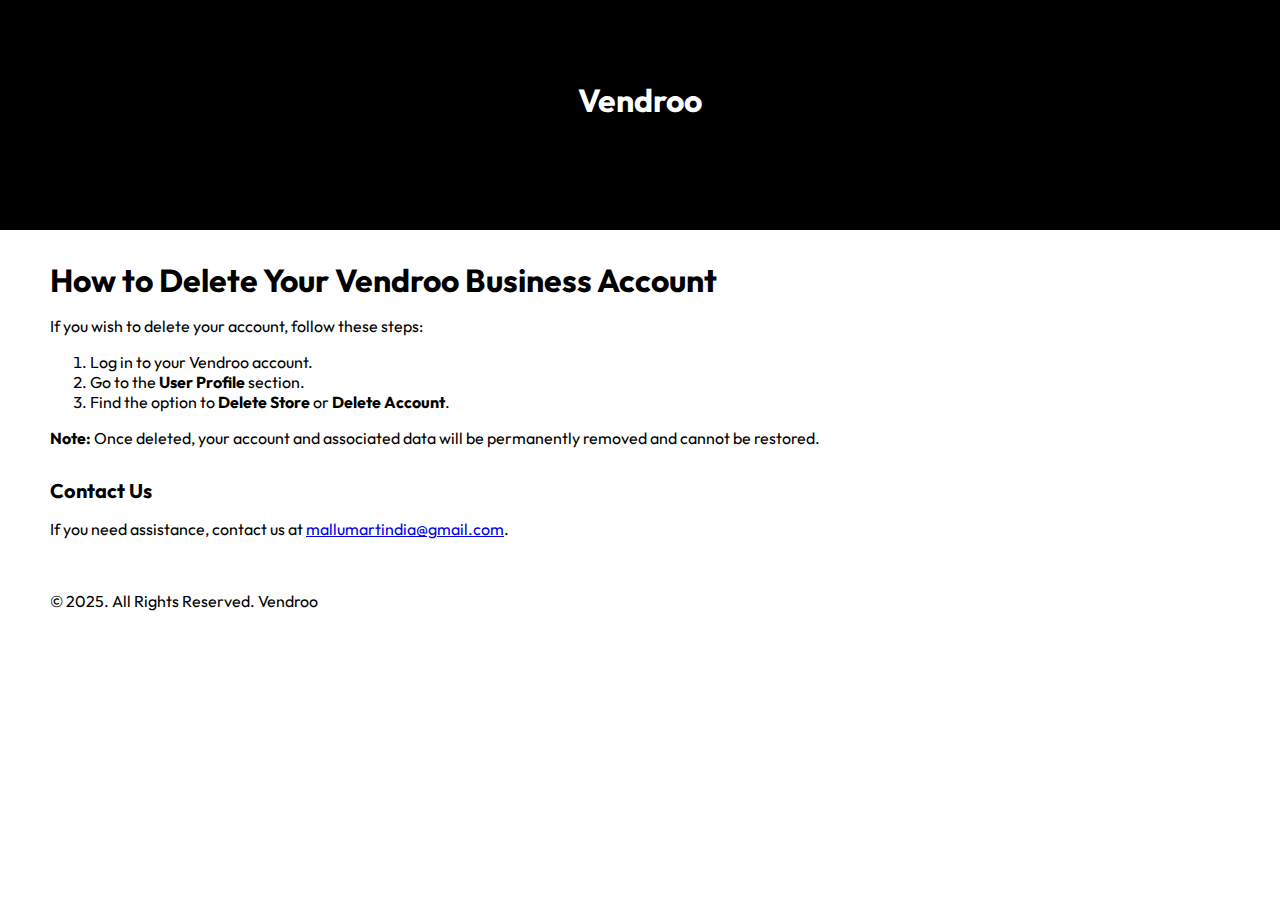
<file: index.html>
<!DOCTYPE html>
<html lang="en">

<head>
  <meta charset="UTF-8">
  <meta name="viewport" content="width=device-width, initial-scale=1.0">
  <title>Vendroo Account Deletion</title>
  <link href="https://fonts.googleapis.com/css2?family=Outfit&display=swap" rel="stylesheet">
  <link href="css/style.css" rel="stylesheet"> <!-- Link to the external CSS file -->
</head>

<body>
  <header>
    <div class="breadcrumb">
      <h1>Vendroo</h1>
    </div>
  </header>

  <div class="main-content">
    <div class="main-heading">How to Delete Your Vendroo Business Account</div>

    <p>If you wish to delete your account, follow these steps:</p>
    <ol>
      <li>Log in to your Vendroo account.</li>
      <li>Go to the <strong>User Profile</strong> section.</li>
      <li>Find the option to <strong>Delete Store</strong> or <strong>Delete Account</strong>.</li>
    </ol>

    <p><strong>Note:</strong> Once deleted, your account and associated data will be permanently removed and cannot be restored.</p>
    
    <div class="sub-heading">Contact Us</div>
    <p>If you need assistance, contact us at <a href="mailto:mallumartindia@gmail.com">mallumartindia@gmail.com</a>.</p>

    <br>
    <p>© 2025. All Rights Reserved. Vendroo</p>
  </div>
</body>

</html>
</file>
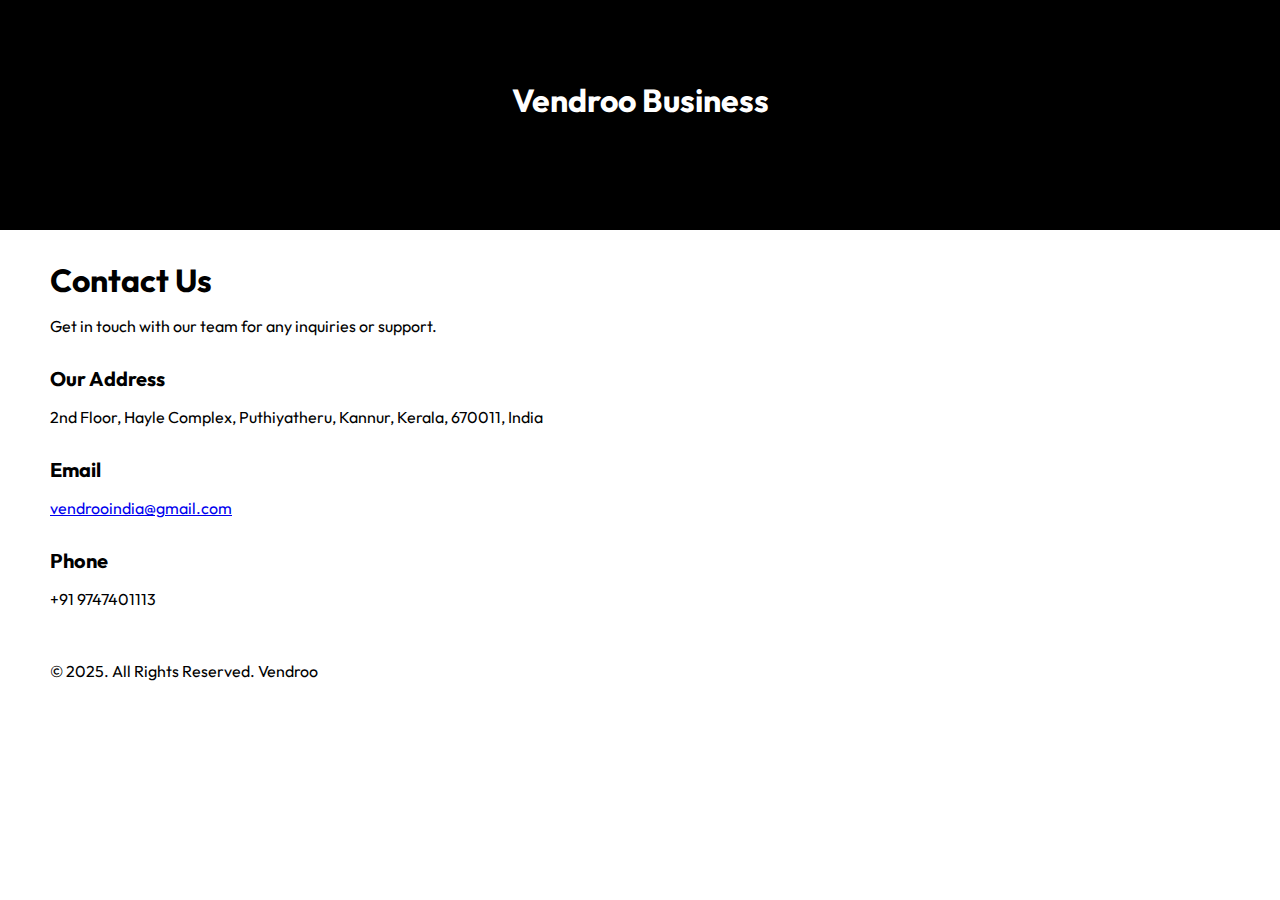
<file: contact.html>
<!DOCTYPE html>
<html lang="en">

<head>
  <meta charset="UTF-8">
  <meta name="viewport" content="width=device-width, initial-scale=1.0">
  <title>Vendroo Business Contact Us</title>
  <link href="https://fonts.googleapis.com/css2?family=Outfit&display=swap" rel="stylesheet">
  <link href="css/style.css" rel="stylesheet">
</head>

<body>
  <header>
    <div class="breadcrumb">
      <h1>Vendroo Business</h1>
    </div>
  </header>

  <div class="main-content">
    <div class="main-heading">Contact Us</div>
    <p>Get in touch with our team for any inquiries or support.</p>

    <div class="sub-heading">Our Address</div>
    <p>2nd Floor, Hayle Complex, Puthiyatheru, Kannur, Kerala, 670011, India</p>

    <div class="sub-heading">Email</div>
    <p><a href="mailto:vendrooindia@gmail.com">vendrooindia@gmail.com</a></p>

    <div class="sub-heading">Phone</div>
    <p>+91 9747401113</p>

    <br>
    <p>© 2025. All Rights Reserved. Vendroo</p>
  </div>

</body>

</html>
</file>
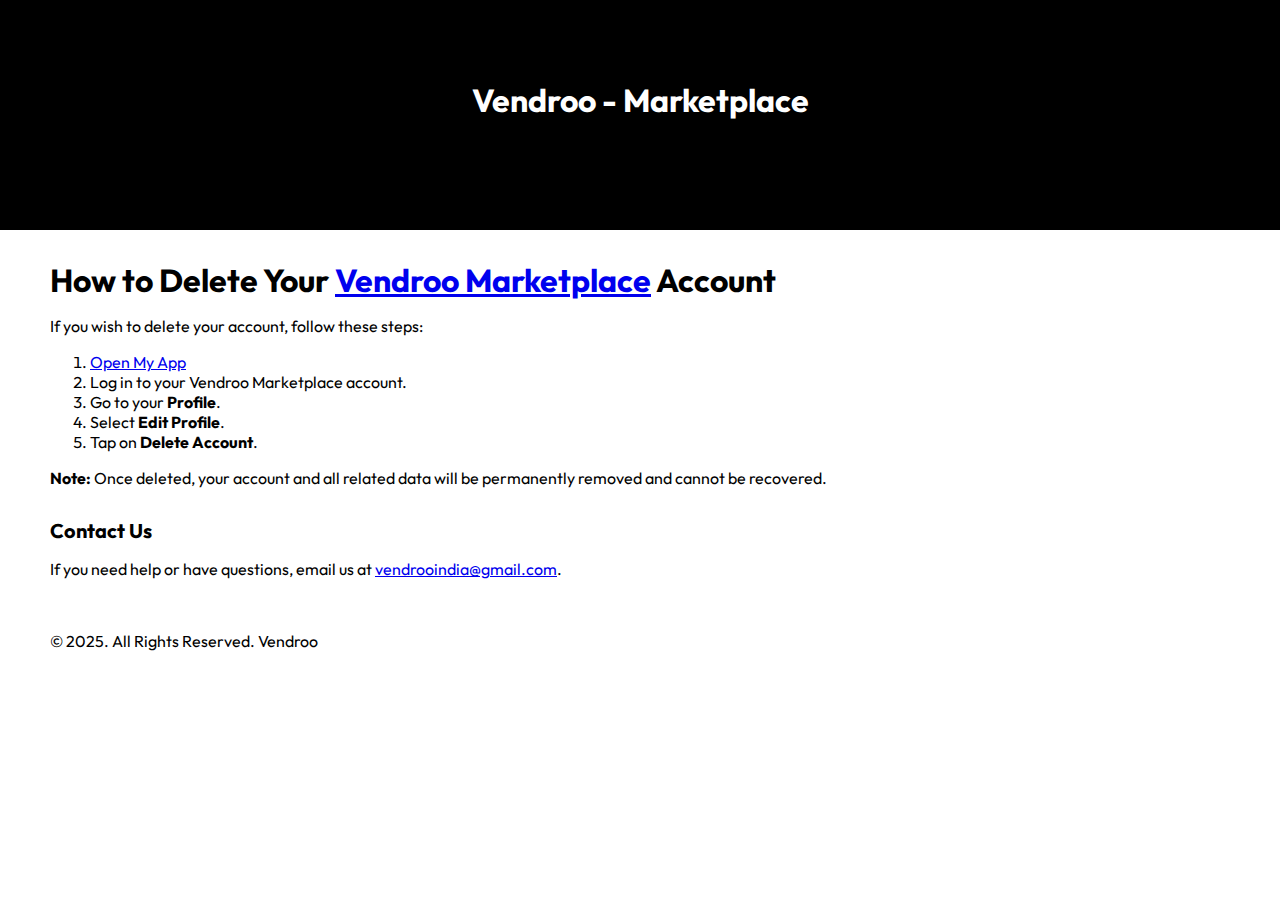
<file: marketplace_delete.html>
<!DOCTYPE html>
<html lang="en">

<head>
  <meta charset="UTF-8">
  <meta name="viewport" content="width=device-width, initial-scale=1.0">
  <title>Vendroo Marketplace Account Deletion</title>
  <link href="https://fonts.googleapis.com/css2?family=Outfit&display=swap" rel="stylesheet">
  <link href="css/style.css" rel="stylesheet"> <!-- Link to the external CSS file -->
</head>

<body>
  <header>
    <div class="breadcrumb">
      <h1>Vendroo - Marketplace</h1>
    </div>
  </header>

  <div class="main-content">
    <div class="main-heading">How to Delete Your <a href="vendroo://store?id=123">Vendroo Marketplace</a> Account</div>

    <p>If you wish to delete your account, follow these steps:</p>
    <ol>
      <li><a href="https://vendroo.in/api/open/consumer?source=66accd110c0729fbe0a154f8">Open My App</a></li>
      <li>Log in to your Vendroo Marketplace account.</li>
      <li>Go to your <strong>Profile</strong>.</li>
      <li>Select <strong>Edit Profile</strong>.</li>
      <li>Tap on <strong>Delete Account</strong>.</li>
    </ol>

    <p><strong>Note:</strong> Once deleted, your account and all related data will be permanently removed and cannot be recovered.</p>
    
    <div class="sub-heading">Contact Us</div>
    <p>If you need help or have questions, email us at <a href="mailto:vendrooindia@gmail.com">vendrooindia@gmail.com</a>.</p>

    <br>
    <p>© 2025. All Rights Reserved. Vendroo</p>
  </div>
</body>

</html>
</file>
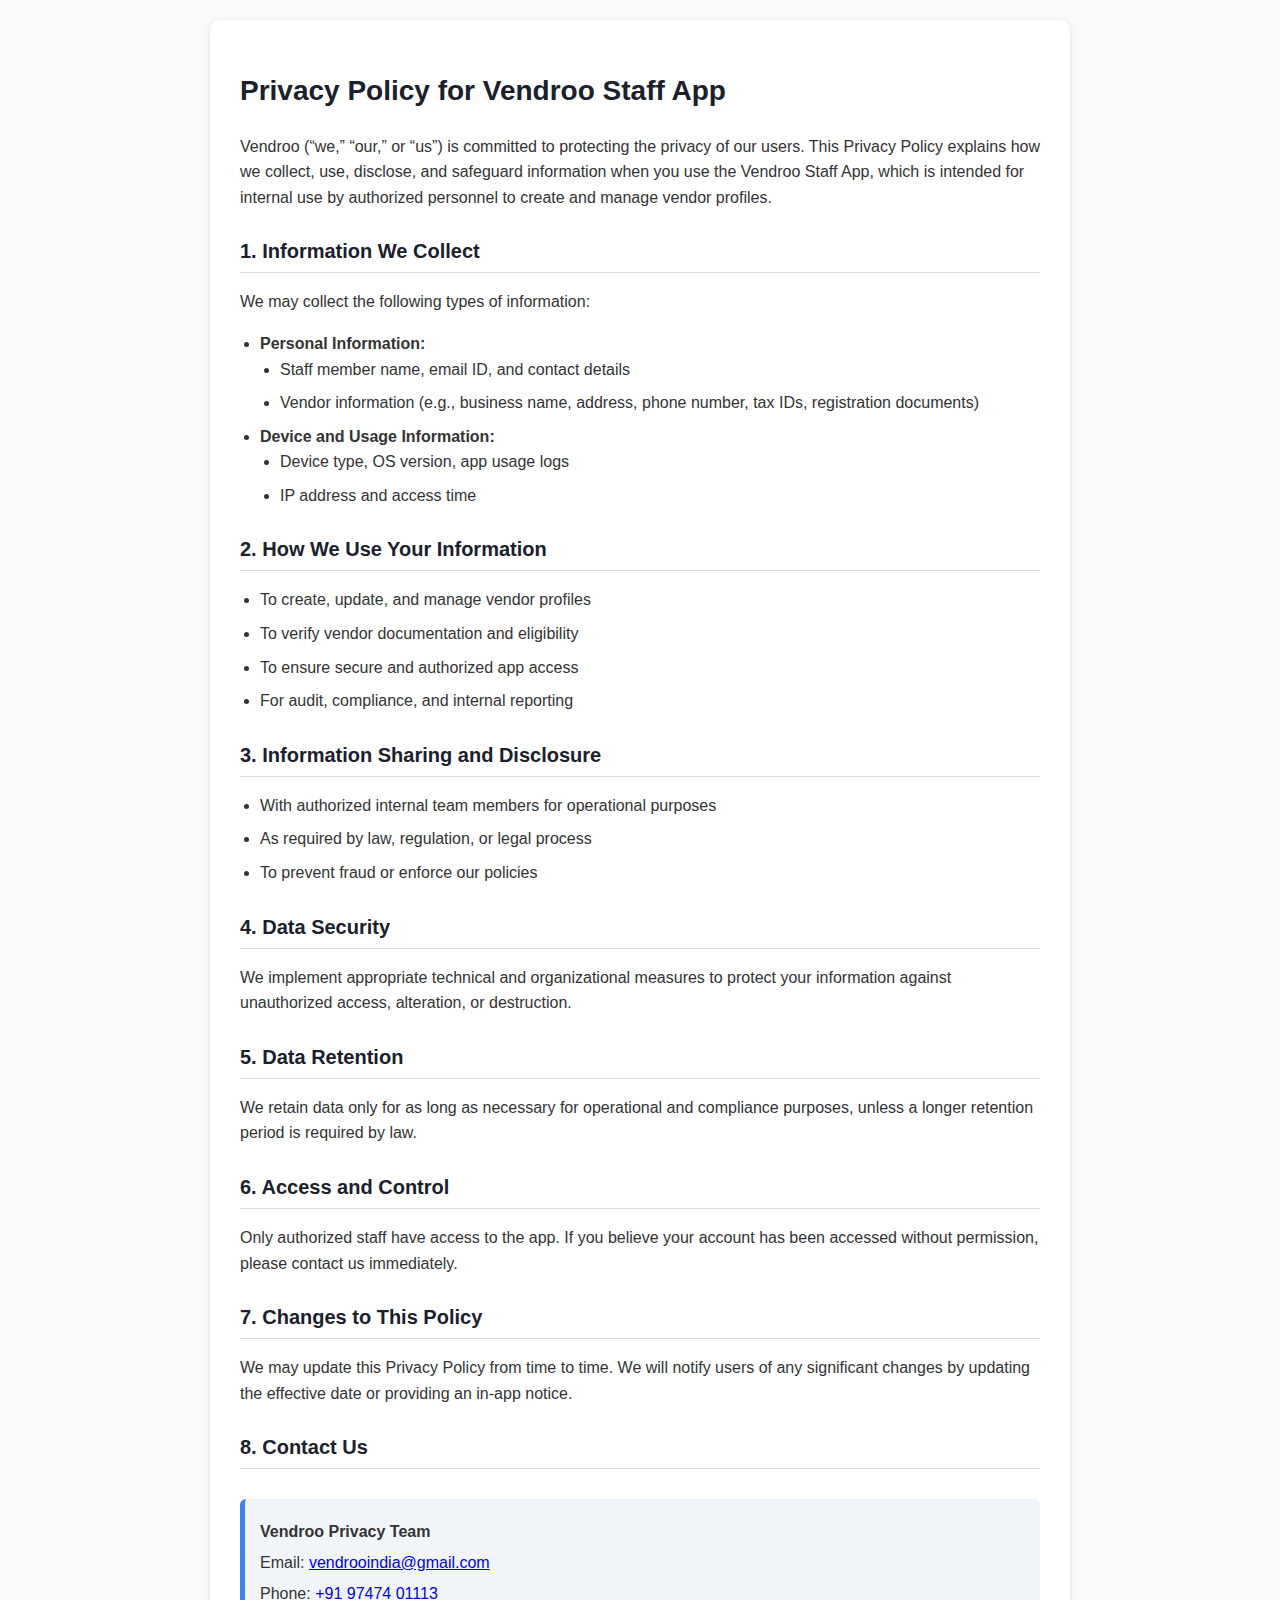
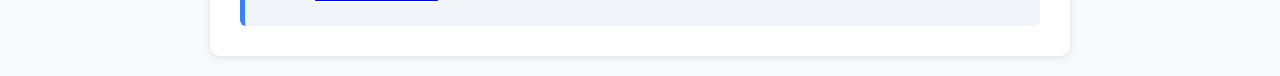
<file: staff.html>
<!DOCTYPE html>
<html lang="en">
<head>
  <meta charset="UTF-8" />
  <meta name="viewport" content="width=device-width, initial-scale=1.0"/>
  <title>Privacy Policy - Vendroo Staff App</title>
  <style>
    body {
      font-family: Arial, sans-serif;
      background-color: #f9fafb;
      color: #333;
      margin: 0;
      padding: 20px;
      line-height: 1.6;
    }

    .container {
      max-width: 800px;
      margin: auto;
      background-color: #fff;
      padding: 30px;
      border-radius: 10px;
      box-shadow: 0 2px 8px rgba(0,0,0,0.1);
    }

    h1, h2 {
      color: #1a202c;
    }

    h1 {
      font-size: 28px;
      margin-bottom: 20px;
    }

    h2 {
      font-size: 20px;
      margin-top: 25px;
      margin-bottom: 10px;
      border-bottom: 1px solid #ddd;
      padding-bottom: 5px;
    }

    ul {
      list-style-type: disc;
      padding-left: 20px;
    }

    li {
      margin-bottom: 8px;
    }

    .contact {
      margin-top: 30px;
      padding: 15px;
      background-color: #f1f5f9;
      border-left: 5px solid #3b82f6;
      border-radius: 6px;
    }

    .contact p {
      margin: 5px 0;
    }

    @media (max-width: 600px) {
      .container {
        padding: 20px;
      }
    }
  </style>
</head>
<body>
  <div class="container">
    <h1>Privacy Policy for Vendroo Staff App</h1>
    <p>Vendroo (“we,” “our,” or “us”) is committed to protecting the privacy of our users. This Privacy Policy explains how we collect, use, disclose, and safeguard information when you use the Vendroo Staff App, which is intended for internal use by authorized personnel to create and manage vendor profiles.</p>

    <h2>1. Information We Collect</h2>
    <p>We may collect the following types of information:</p>
    <ul>
      <li><strong>Personal Information:</strong>
        <ul>
          <li>Staff member name, email ID, and contact details</li>
          <li>Vendor information (e.g., business name, address, phone number, tax IDs, registration documents)</li>
        </ul>
      </li>
      <li><strong>Device and Usage Information:</strong>
        <ul>
          <li>Device type, OS version, app usage logs</li>
          <li>IP address and access time</li>
        </ul>
      </li>
    </ul>

    <h2>2. How We Use Your Information</h2>
    <ul>
      <li>To create, update, and manage vendor profiles</li>
      <li>To verify vendor documentation and eligibility</li>
      <li>To ensure secure and authorized app access</li>
      <li>For audit, compliance, and internal reporting</li>
    </ul>

    <h2>3. Information Sharing and Disclosure</h2>
    <ul>
      <li>With authorized internal team members for operational purposes</li>
      <li>As required by law, regulation, or legal process</li>
      <li>To prevent fraud or enforce our policies</li>
    </ul>

    <h2>4. Data Security</h2>
    <p>We implement appropriate technical and organizational measures to protect your information against unauthorized access, alteration, or destruction.</p>

    <h2>5. Data Retention</h2>
    <p>We retain data only for as long as necessary for operational and compliance purposes, unless a longer retention period is required by law.</p>

    <h2>6. Access and Control</h2>
    <p>Only authorized staff have access to the app. If you believe your account has been accessed without permission, please contact us immediately.</p>

    <h2>7. Changes to This Policy</h2>
    <p>We may update this Privacy Policy from time to time. We will notify users of any significant changes by updating the effective date or providing an in-app notice.</p>

    <h2>8. Contact Us</h2>
    <div class="contact">
      <p><strong>Vendroo Privacy Team</strong></p>
      <p>Email: <a href="mailto:vendrooindia@gmail.com">vendrooindia@gmail.com</a></p>
      <p>Phone: <a href="tel:+919747401113">+91 97474 01113</a></p>
    </div>
  </div>
</body>
</html>
</file>
<file: css/style.css>
body {
    font-family: 'Outfit', sans-serif;
    margin: 0;
    padding: 0;
  }
  
  header {
    text-align: center;
  }
  
  .breadcrumb {
    height: 200px;
    background-color: #000;
    color: #fff;
    display: flex;
    align-items: center;
    justify-content: center;
    padding-bottom: 30px;
  }
  
  .breadcrumb img {
    max-height: 200px;
    max-width: 100%;
  
  }
  
  .main-content {
    padding: 30px 50px 50px 50px;
    text-align: left;
  }
  
  .main-heading {
    font-size: 32px;
    font-weight: bold;
    margin-bottom: 15px;
  }
  
  .sub-heading {
    font-size: 20px;
    font-weight: bold;
    margin-top: 30px;
    margin-bottom: 15px;
  }
  
  @media screen and (max-width: 600px) {
    .main-heading {
      font-size: 24px;
    }
  
    .sub-heading {
      font-size: 20px;
    }
  }
</file>
